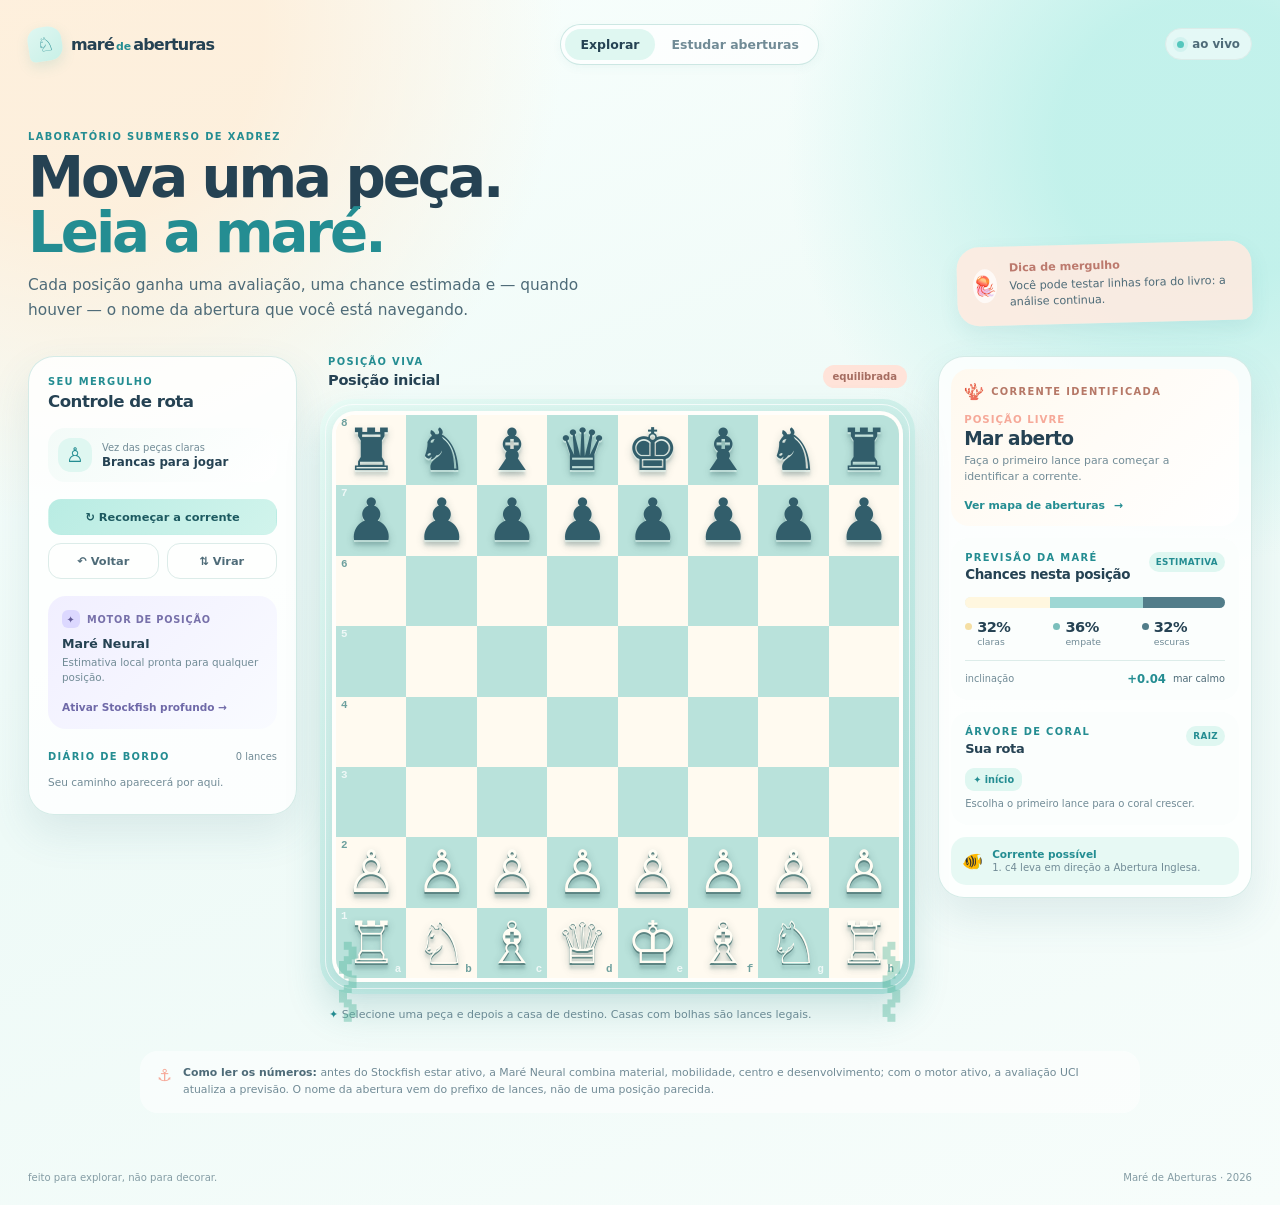
<file: index.html>
<!doctype html>
<html lang="pt-BR">
  <head>
    <meta charset="UTF-8" />
    <meta name="viewport" content="width=device-width, initial-scale=1.0" />
    <meta name="theme-color" content="#f8fcfb" />
    <meta
      name="description"
      content="Maré de Aberturas — explore posições, aberturas e probabilidades de xadrez."
    />
    <title>Maré de Aberturas · laboratório de xadrez</title>
    <link rel="stylesheet" href="assets/css/theme.css" />
  </head>
  <body>
    <div class="ocean-glow glow-one" aria-hidden="true"></div>
    <div class="ocean-glow glow-two" aria-hidden="true"></div>
    <div class="bubble bubble-a" aria-hidden="true"></div>
    <div class="bubble bubble-b" aria-hidden="true"></div>
    <div class="bubble bubble-c" aria-hidden="true"></div>

    <header class="site-header shell">
      <a class="brand" href="index.html" aria-label="Maré de Aberturas, página inicial">
        <span class="brand-mark" aria-hidden="true">♘</span>
        <span>maré<span>de</span>aberturas</span>
      </a>
      <nav class="main-nav" aria-label="Navegação principal">
        <a class="is-active" href="index.html">Explorar</a>
        <a href="estudos.html">Estudar aberturas</a>
      </nav>
      <div class="header-chip"><span class="pulse-dot"></span> ao vivo</div>
    </header>

    <main class="shell app-page">
      <section class="intro-row" aria-labelledby="page-title">
        <div>
          <p class="eyebrow">laboratório submerso de xadrez</p>
          <h1 id="page-title">Mova uma peça.<br /><em>Leia a maré.</em></h1>
          <p class="intro-copy">
            Cada posição ganha uma avaliação, uma chance estimada e — quando houver — o nome da abertura que você está navegando.
          </p>
        </div>
        <div class="jelly-note">
          <span aria-hidden="true">🪼</span>
          <p><strong>Dica de mergulho</strong>Você pode testar linhas fora do livro: a análise continua.</p>
        </div>
      </section>

      <section class="playground" aria-label="Tabuleiro e análise em tempo real">
        <aside class="left-rail glass-panel">
          <div class="rail-heading">
            <span class="section-kicker">seu mergulho</span>
            <h2>Controle de rota</h2>
          </div>

          <div class="turn-card">
            <div class="turn-orb" id="turn-orb">♙</div>
            <div>
              <span id="turn-label">Vez das peças claras</span>
              <strong id="turn-detail">Brancas para jogar</strong>
            </div>
          </div>

          <div class="control-stack" aria-label="Controles do tabuleiro">
            <button class="soft-button primary-button" id="new-game-button" type="button">
              <span aria-hidden="true">↻</span> Recomeçar a corrente
            </button>
            <div class="two-buttons">
              <button class="soft-button" id="undo-button" type="button"><span aria-hidden="true">↶</span> Voltar</button>
              <button class="soft-button" id="flip-button" type="button"><span aria-hidden="true">⇅</span> Virar</button>
            </div>
          </div>

          <div class="engine-card">
            <div class="engine-topline">
              <span class="engine-icon" aria-hidden="true">✦</span>
              <span>motor de posição</span>
            </div>
            <strong id="engine-name">Maré Neural</strong>
            <p id="engine-message">Estimativa local pronta para qualquer posição.</p>
            <button class="text-button" id="engine-button" type="button">Ativar Stockfish profundo <span>→</span></button>
          </div>

          <div class="moves-log-wrap">
            <div class="mini-title-row">
              <span class="section-kicker">diário de bordo</span>
              <span id="move-count">0 lances</span>
            </div>
            <ol class="moves-log" id="moves-log" aria-live="polite">
              <li class="empty-log">Seu caminho aparecerá por aqui.</li>
            </ol>
          </div>
        </aside>

        <section class="board-column" aria-label="Tabuleiro de xadrez">
          <div class="board-topline">
            <div><span class="section-kicker">posição viva</span><strong id="position-label">Posição inicial</strong></div>
            <span class="position-badge" id="position-badge">equilibrada</span>
          </div>
          <div class="board-frame">
            <div class="board-shell" id="board" role="grid" aria-label="Tabuleiro de xadrez interativo"></div>
            <div class="seaweed seaweed-left" aria-hidden="true">〰</div>
            <div class="seaweed seaweed-right" aria-hidden="true">〰</div>
          </div>
          <p class="board-hint"><span>✦</span> Selecione uma peça e depois a casa de destino. Casas com bolhas são lances legais.</p>
        </section>

        <aside class="analysis-rail glass-panel">
          <div class="opening-card" id="opening-card">
            <div class="opening-card-top">
              <span class="coral-icon" aria-hidden="true">🪸</span>
              <span class="section-kicker">corrente identificada</span>
            </div>
            <p class="opening-eco" id="opening-eco">posição livre</p>
            <h2 id="opening-name">Mar aberto</h2>
            <p id="opening-description">Ainda não há uma abertura catalogada nesta rota.</p>
            <a class="study-link" id="opening-link" href="estudos.html">Ver mapa de aberturas <span>→</span></a>
          </div>

          <section class="odds-card" aria-labelledby="odds-title">
            <div class="card-title-row">
              <div>
                <span class="section-kicker">previsão da maré</span>
                <h2 id="odds-title">Chances nesta posição</h2>
              </div>
              <span class="live-pill" id="analysis-source">estimativa</span>
            </div>
            <div class="probability-track" aria-label="Probabilidade de resultado">
              <span class="prob-white" id="prob-white-bar"></span>
              <span class="prob-draw" id="prob-draw-bar"></span>
              <span class="prob-black" id="prob-black-bar"></span>
            </div>
            <div class="probability-values">
              <div><span class="piece-dot white-dot"></span><strong id="white-probability">33%</strong><small>claras</small></div>
              <div><span class="piece-dot draw-dot"></span><strong id="draw-probability">34%</strong><small>empate</small></div>
              <div><span class="piece-dot black-dot"></span><strong id="black-probability">33%</strong><small>escuras</small></div>
            </div>
            <div class="evaluation-line"><span>inclinação</span><strong id="evaluation-score">0.00</strong><span id="evaluation-caption">mar calmo</span></div>
          </section>

          <section class="route-card" aria-labelledby="route-title">
            <div class="card-title-row compact">
              <div>
                <span class="section-kicker">árvore de coral</span>
                <h2 id="route-title">Sua rota</h2>
              </div>
              <span class="route-count" id="route-count">raiz</span>
            </div>
            <div class="route-tree" id="route-tree" aria-live="polite">
              <div class="route-root"><span>✦</span> início</div>
              <p>Escolha o primeiro lance para o coral crescer.</p>
            </div>
          </section>

          <div class="next-current" id="next-current">
            <span aria-hidden="true">🐠</span>
            <p><strong>Próxima corrente</strong><span>Comece com e4, d4, c4 ou Cf3 para entrar no mapa.</span></p>
          </div>
        </aside>
      </section>

      <section class="method-note">
        <span aria-hidden="true">⚓</span>
        <p><strong>Como ler os números:</strong> antes do Stockfish estar ativo, a Maré Neural combina material, mobilidade, centro e desenvolvimento; com o motor ativo, a avaliação UCI atualiza a previsão. O nome da abertura vem do prefixo de lances, não de uma posição parecida.</p>
      </section>
    </main>

    <footer class="site-footer shell">
      <span>feito para explorar, não para decorar.</span>
      <span>Maré de Aberturas · 2026</span>
    </footer>

    <script type="module" src="assets/js/app.js"></script>
  </body>
</html>
</file>
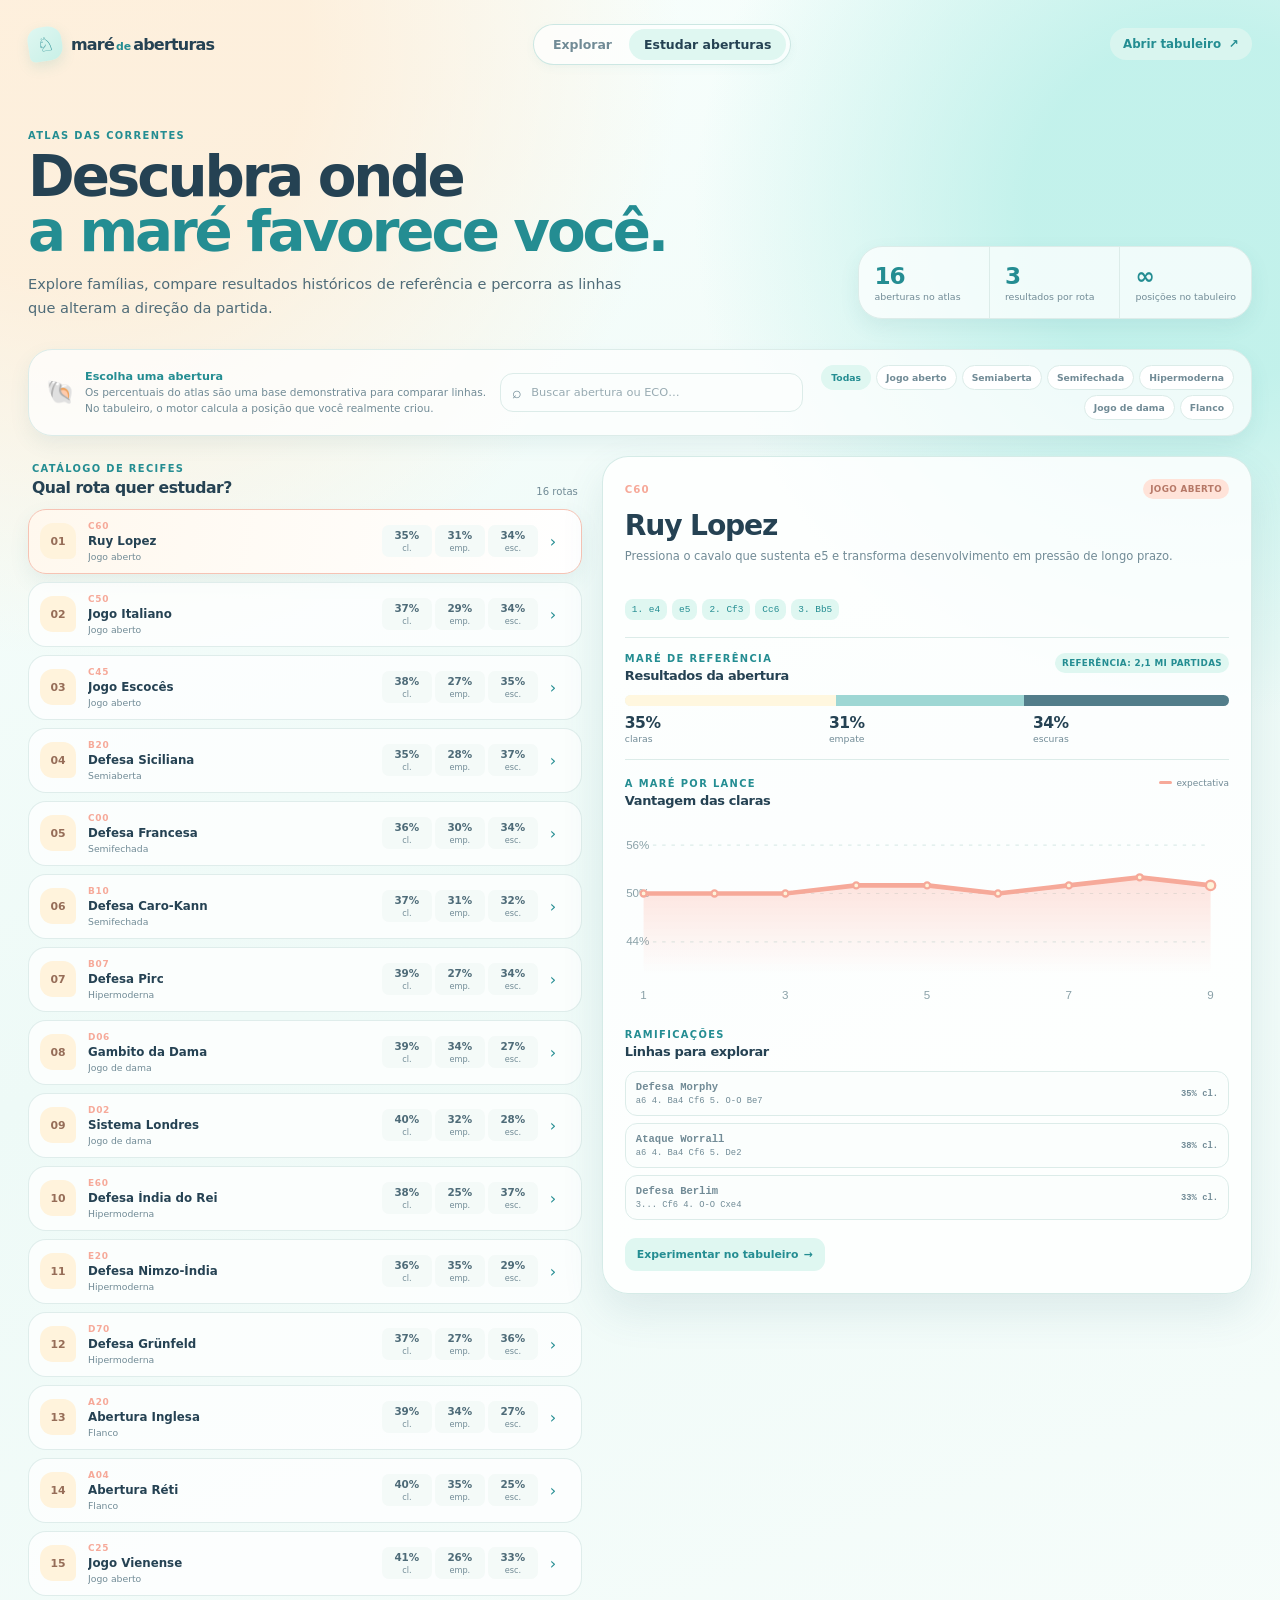
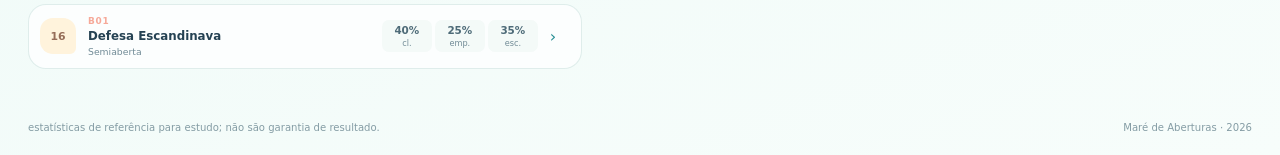
<file: estudos.html>
<!doctype html>
<html lang="pt-BR">
  <head>
    <meta charset="UTF-8" />
    <meta name="viewport" content="width=device-width, initial-scale=1.0" />
    <meta name="theme-color" content="#f8fcfb" />
    <meta name="description" content="Estude as correntes, linhas e probabilidades das aberturas de xadrez." />
    <title>Estudar aberturas · Maré de Aberturas</title>
    <link rel="stylesheet" href="assets/css/theme.css" />
  </head>
  <body class="study-page">
    <div class="ocean-glow glow-one" aria-hidden="true"></div>
    <div class="ocean-glow glow-two" aria-hidden="true"></div>
    <div class="bubble bubble-a" aria-hidden="true"></div>
    <div class="bubble bubble-d" aria-hidden="true"></div>

    <header class="site-header shell">
      <a class="brand" href="index.html" aria-label="Maré de Aberturas, página inicial">
        <span class="brand-mark" aria-hidden="true">♘</span>
        <span>maré<span>de</span>aberturas</span>
      </a>
      <nav class="main-nav" aria-label="Navegação principal">
        <a href="index.html">Explorar</a>
        <a class="is-active" href="estudos.html">Estudar aberturas</a>
      </nav>
      <a class="header-cta" href="index.html">Abrir tabuleiro <span>↗</span></a>
    </header>

    <main class="shell study-layout">
      <section class="study-hero" aria-labelledby="study-title">
        <div>
          <p class="eyebrow">atlas das correntes</p>
          <h1 id="study-title">Descubra onde<br /><em>a maré favorece você.</em></h1>
          <p>Explore famílias, compare resultados históricos de referência e percorra as linhas que alteram a direção da partida.</p>
        </div>
        <div class="hero-stat-group" aria-label="Resumo do atlas">
          <div><strong id="opening-total">16</strong><span>aberturas no atlas</span></div>
          <div><strong>3</strong><span>resultados por rota</span></div>
          <div><strong>∞</strong><span>posições no tabuleiro</span></div>
        </div>
      </section>

      <section class="atlas-guide">
        <div class="guide-copy"><span aria-hidden="true">🐚</span><p><strong>Escolha uma abertura</strong>Os percentuais do atlas são uma base demonstrativa para comparar linhas. No tabuleiro, o motor calcula a posição que você realmente criou.</p></div>
        <label class="search-shell"><span aria-hidden="true">⌕</span><input id="opening-search" type="search" placeholder="Buscar abertura ou ECO…" autocomplete="off" /></label>
        <div class="filter-pills" id="family-filters" aria-label="Filtrar famílias de abertura"></div>
      </section>

      <section class="atlas-content" aria-label="Catálogo e detalhes de aberturas">
        <div class="opening-list-wrap">
          <div class="list-heading"><div><span class="section-kicker">catálogo de recifes</span><h2>Qual rota quer estudar?</h2></div><span id="result-count">16 rotas</span></div>
          <div class="opening-list" id="opening-list"></div>
        </div>

        <aside class="study-detail glass-panel" id="study-detail" aria-live="polite">
          <div class="detail-topline"><span class="opening-eco" id="detail-eco">C60</span><span class="detail-family" id="detail-family">Jogo aberto</span></div>
          <h2 id="detail-name">Ruy Lopez</h2>
          <p class="detail-description" id="detail-description"></p>
          <div class="detail-moves" id="detail-moves"></div>

          <section class="detail-probabilities" aria-labelledby="detail-probs-title">
            <div class="card-title-row compact"><div><span class="section-kicker">maré de referência</span><h3 id="detail-probs-title">Resultados da abertura</h3></div><span class="sample-count" id="sample-count"></span></div>
            <div class="probability-track detail-track"><span class="prob-white" id="detail-white-bar"></span><span class="prob-draw" id="detail-draw-bar"></span><span class="prob-black" id="detail-black-bar"></span></div>
            <div class="probability-values compact-values"><div><strong id="detail-white">0%</strong><small>claras</small></div><div><strong id="detail-draw">0%</strong><small>empate</small></div><div><strong id="detail-black">0%</strong><small>escuras</small></div></div>
          </section>

          <section class="line-chart-block" aria-labelledby="chart-title">
            <div class="card-title-row compact"><div><span class="section-kicker">a maré por lance</span><h3 id="chart-title">Vantagem das claras</h3></div><span class="chart-legend"><i></i> expectativa</span></div>
            <svg id="probability-chart" viewBox="0 0 520 170" role="img" aria-label="Gráfico da probabilidade de vitória das claras ao longo dos lances"></svg>
          </section>

          <section class="variation-section" aria-labelledby="variation-title">
            <div class="card-title-row compact"><div><span class="section-kicker">ramificações</span><h3 id="variation-title">Linhas para explorar</h3></div></div>
            <div class="variation-list" id="variation-list"></div>
          </section>
          <a class="detail-board-link" id="detail-board-link" href="index.html">Experimentar no tabuleiro <span>→</span></a>
        </aside>
      </section>
    </main>

    <footer class="site-footer shell"><span>estatísticas de referência para estudo; não são garantia de resultado.</span><span>Maré de Aberturas · 2026</span></footer>
    <script type="module" src="assets/js/study.js"></script>
  </body>
</html>
</file>
<file: assets/css/theme.css>
:root {
  --ink: #254253;
  --ink-soft: #4e6b78;
  --muted: #718b96;
  --mist: #f8fcfb;
  --white: #ffffff;
  --foam: #dff7f1;
  --aqua: #55c7bd;
  --aqua-deep: #248d92;
  --aqua-soft: #b9ece3;
  --coral: #f6a999;
  --coral-soft: #ffe3d9;
  --lavender: #dcd8ff;
  --sand: #fff3dc;
  --line: #dcece9;
  --line-strong: #c5e2dd;
  --panel: rgba(255, 255, 255, .82);
  --shadow: 0 18px 42px rgba(55, 119, 128, .12);
  --small-shadow: 0 8px 20px rgba(55, 119, 128, .09);
  color: var(--ink);
  font-family: "Avenir Next", "Nunito Sans", "Segoe UI", ui-rounded, system-ui, sans-serif;
  background: var(--mist);
}

* { box-sizing: border-box; }
html { min-width: 320px; background: var(--mist); }
body {
  position: relative;
  min-width: 320px;
  min-height: 100vh;
  margin: 0;
  overflow-x: hidden;
  color: var(--ink);
  background:
    radial-gradient(circle at 6% 3%, rgba(255, 235, 211, .76) 0 11%, transparent 29%),
    radial-gradient(circle at 94% 12%, rgba(184, 239, 232, .82) 0 9%, transparent 26%),
    linear-gradient(160deg, #f9fffd 0%, #eefaf7 50%, #f7fdfb 100%);
}
body::before {
  position: fixed;
  z-index: -2;
  inset: auto -10vw -22vh;
  height: 44vh;
  content: "";
  border-radius: 50% 50% 0 0 / 20% 20% 0 0;
  opacity: .7;
  background: linear-gradient(180deg, rgba(199, 241, 234, .14), rgba(130, 215, 207, .28));
  filter: blur(1px);
}
body::after {
  position: fixed;
  z-index: -3;
  inset: 0;
  content: "";
  pointer-events: none;
  background-image: radial-gradient(rgba(69, 169, 164, .08) .75px, transparent .8px);
  background-size: 17px 17px;
  mask-image: linear-gradient(to bottom, black, transparent 78%);
}

a { color: inherit; text-decoration: none; }
button, input { font: inherit; }
button { cursor: pointer; }
button:disabled { cursor: wait; opacity: .72; }
.shell { width: min(1410px, calc(100% - 56px)); margin-inline: auto; }

.ocean-glow { position: fixed; z-index: -1; border-radius: 50%; pointer-events: none; filter: blur(2px); }
.glow-one { width: 330px; height: 330px; top: 19%; right: -116px; opacity: .28; background: #b8eee8; }
.glow-two { width: 280px; height: 280px; bottom: -110px; left: -90px; opacity: .35; background: #ffe1d5; }
.bubble { position: fixed; z-index: -1; border: 1px solid rgba(94, 189, 182, .25); border-radius: 50%; opacity: .65; pointer-events: none; box-shadow: inset -5px -5px 12px rgba(98, 202, 192, .08); }
.bubble-a { width: 22px; height: 22px; top: 25%; left: 5%; animation: float 8s ease-in-out infinite; }
.bubble-b { width: 13px; height: 13px; top: 48%; right: 4%; animation: float 9s 1s ease-in-out infinite; }
.bubble-c { width: 35px; height: 35px; top: 78%; right: 17%; animation: float 11s .5s ease-in-out infinite; }
.bubble-d { width: 20px; height: 20px; top: 35%; right: 7%; animation: float 8s .5s ease-in-out infinite; }
@keyframes float { 50% { transform: translateY(-17px) translateX(6px); } }

.site-header {
  display: flex;
  align-items: center;
  justify-content: space-between;
  min-height: 88px;
  gap: 20px;
}
.brand { display: inline-flex; align-items: center; gap: 9px; color: var(--ink); font-size: 1rem; font-weight: 850; letter-spacing: -.8px; }
.brand > span:last-child { display: flex; align-items: baseline; gap: 2px; }
.brand > span:last-child > span { color: var(--aqua-deep); font-size: .68em; font-weight: 750; letter-spacing: 0; }
.brand-mark { display: grid; width: 34px; height: 34px; place-items: center; border-radius: 13px 13px 13px 6px; color: var(--aqua-deep); font-size: 1.2rem; background: linear-gradient(145deg, var(--foam), #c8f0e7); box-shadow: 0 5px 13px rgba(58, 169, 159, .15); transform: rotate(-9deg); }
.main-nav { display: flex; gap: 2px; padding: 4px; border: 1px solid rgba(196, 227, 222, .85); border-radius: 999px; background: rgba(255, 255, 255, .65); box-shadow: 0 3px 10px rgba(64, 140, 145, .05); }
.main-nav a { padding: 8px 15px; border-radius: 999px; color: var(--muted); font-size: .78rem; font-weight: 750; transition: color .18s ease, background .18s ease, transform .18s ease; }
.main-nav a:hover { color: var(--aqua-deep); transform: translateY(-1px); }
.main-nav .is-active { color: var(--ink); background: var(--foam); }
.header-chip, .header-cta { display: inline-flex; align-items: center; gap: 8px; color: var(--ink-soft); font-size: .74rem; font-weight: 750; }
.header-chip { padding: 8px 11px; border: 1px solid var(--line); border-radius: 999px; background: rgba(255, 255, 255, .56); }
.header-cta { padding: 9px 13px; border-radius: 999px; color: var(--aqua-deep); background: rgba(223, 247, 241, .8); transition: transform .18s ease, background .18s ease; }
.header-cta:hover { background: var(--aqua-soft); transform: translateY(-1px); }
.pulse-dot { width: 7px; height: 7px; border-radius: 50%; background: var(--aqua); box-shadow: 0 0 0 4px rgba(85, 199, 189, .13); }

.app-page { padding: 35px 0 37px; }
.intro-row { display: flex; align-items: end; justify-content: space-between; gap: 38px; margin: 8px 0 33px; }
.eyebrow, .section-kicker { display: block; margin: 0; color: var(--aqua-deep); font-size: .62rem; font-weight: 850; letter-spacing: 1.35px; text-transform: uppercase; }
h1, h2, h3, p { margin-top: 0; }
h1 { max-width: 680px; margin: 8px 0 13px; color: var(--ink); font-size: clamp(2.55rem, 4.4vw, 4.45rem); font-weight: 770; letter-spacing: -3.1px; line-height: .98; }
h1 em { color: var(--aqua-deep); font-style: normal; }
.intro-copy { max-width: 605px; margin-bottom: 0; color: var(--ink-soft); font-size: .96rem; line-height: 1.62; }
.jelly-note { display: flex; flex: 0 1 295px; align-items: center; gap: 12px; padding: 14px 16px; border-radius: 22px 22px 10px 22px; color: var(--ink-soft); background: rgba(255, 235, 225, .88); box-shadow: var(--small-shadow); transform: rotate(-1.5deg); }
.jelly-note > span { display: grid; width: 34px; height: 34px; place-items: center; border-radius: 50%; background: rgba(255, 255, 255, .7); font-size: 1.2rem; }
.jelly-note p { margin: 0; font-size: .7rem; line-height: 1.45; }
.jelly-note strong { display: block; margin-bottom: 2px; color: #bc796d; font-size: .7rem; }

.playground { display: grid; grid-template-columns: minmax(210px, .66fr) minmax(430px, 1.46fr) minmax(245px, .77fr); gap: 23px; align-items: start; }
.glass-panel { border: 1px solid rgba(212, 235, 230, .96); border-radius: 26px; background: var(--panel); box-shadow: var(--shadow); }
.left-rail { padding: 19px; }
.rail-heading h2 { margin: 5px 0 0; font-size: 1.04rem; letter-spacing: -.5px; }
.turn-card { display: flex; align-items: center; gap: 10px; margin-top: 17px; padding: 10px; border-radius: 17px; background: linear-gradient(135deg, #f3fbf8, #fff); }
.turn-orb { display: grid; width: 34px; height: 34px; flex: 0 0 auto; place-items: center; border-radius: 13px; color: var(--aqua-deep); background: var(--foam); font-size: 1.25rem; }
.turn-card span { display: block; color: var(--muted); font-size: .62rem; }
.turn-card strong { display: block; margin-top: 2px; font-size: .74rem; }
.control-stack { margin-block: 17px; }
.soft-button { width: 100%; padding: 10px; border: 1px solid var(--line); border-radius: 13px; color: var(--ink-soft); font-size: .71rem; font-weight: 800; background: rgba(255, 255, 255, .72); transition: transform .18s ease, box-shadow .18s ease, background .18s ease; }
.soft-button:hover { background: #fff; box-shadow: 0 8px 16px rgba(73, 147, 148, .1); transform: translateY(-1px); }
.primary-button { border-color: transparent; color: #1c5960; background: linear-gradient(135deg, var(--aqua-soft), #d1f4ec); }
.primary-button:hover { background: linear-gradient(135deg, #aee9df, #c8f2e9); }
.two-buttons { display: grid; grid-template-columns: 1fr 1fr; gap: 8px; margin-top: 8px; }
.engine-card { padding: 14px; border-radius: 18px; background: linear-gradient(135deg, #f1efff, #f9fbff); }
.engine-topline { display: flex; align-items: center; gap: 7px; color: #7770aa; font-size: .61rem; font-weight: 850; letter-spacing: .8px; text-transform: uppercase; }
.engine-icon { display: grid; width: 18px; height: 18px; place-items: center; border-radius: 6px; color: #625b98; background: var(--lavender); }
.engine-card strong { display: block; margin-top: 8px; font-size: .79rem; }
.engine-card p { min-height: 33px; margin: 4px 0 8px; color: var(--muted); font-size: .65rem; line-height: 1.45; }
.text-button { padding: 0; border: 0; color: #6f69a8; font-size: .66rem; font-weight: 850; text-align: left; background: transparent; }
.text-button:hover { color: #4e4982; }
.moves-log-wrap { margin-top: 22px; }
.mini-title-row { display: flex; align-items: center; justify-content: space-between; gap: 8px; }
.mini-title-row > span:last-child { color: var(--muted); font-size: .62rem; }
.moves-log { display: grid; gap: 5px; max-height: 230px; margin: 9px 0 0; padding: 0; overflow-y: auto; list-style: none; scrollbar-width: thin; }
.moves-log li { display: grid; grid-template-columns: 24px 1fr 1fr; gap: 5px; align-items: center; padding: 7px; border-radius: 9px; color: var(--ink-soft); font-size: .68rem; background: #f5faf8; }
.moves-log li span:first-child { color: var(--aqua-deep); font-size: .61rem; }
.moves-log .empty-log { display: block; padding: 4px 0; color: var(--muted); font-size: .66rem; line-height: 1.5; background: none; }

.board-column { min-width: 0; }
.board-topline { display: flex; align-items: end; justify-content: space-between; margin: 0 8px 11px; }
.board-topline .section-kicker { margin-bottom: 4px; }
.board-topline strong { display: block; font-size: .91rem; letter-spacing: -.3px; }
.position-badge { padding: 6px 10px; border-radius: 999px; color: #a66d61; font-size: .63rem; font-weight: 800; background: var(--coral-soft); }
.board-frame { position: relative; padding: 12px; border-radius: 32px; background: linear-gradient(145deg, #e8fbf5, #a9ded8); box-shadow: 0 20px 35px rgba(50, 137, 141, .18); }
.board-frame::before { position: absolute; inset: 5px; z-index: 0; content: ""; border: 1px solid rgba(255, 255, 255, .75); border-radius: 28px; pointer-events: none; }
.board-shell { position: relative; z-index: 1; display: grid; grid-template-columns: repeat(8, 1fr); overflow: hidden; border: 4px solid rgba(255, 255, 255, .8); border-radius: 23px; background: #fff9ec; box-shadow: 0 6px 18px rgba(52, 127, 132, .14); }
.square { position: relative; display: grid; aspect-ratio: 1; min-width: 0; place-items: center; border: 0; color: inherit; font-size: clamp(1.7rem, 4.7vw, 3.65rem); line-height: 1; user-select: none; transition: filter .14s, transform .14s; }
.square.light { background: #fffaf0; }
.square.dark { background: #b9e2db; }
.square:hover { z-index: 2; filter: brightness(1.035) saturate(1.04); }
.square.selected { outline: 4px solid rgba(244, 177, 144, .9); outline-offset: -4px; }
.square.last-move::after { position: absolute; inset: 0; content: ""; background: rgba(255, 218, 145, .3); pointer-events: none; }
.square.legal::before { position: absolute; z-index: 1; width: 20%; height: 20%; content: ""; border-radius: 50%; background: rgba(43, 136, 139, .46); box-shadow: 0 0 0 5px rgba(255, 255, 255, .36); pointer-events: none; }
.square.legal.has-piece::before { width: 76%; height: 76%; border: 3px solid rgba(45, 139, 140, .6); background: transparent; box-shadow: none; }
.square:focus-visible { z-index: 3; outline: 3px solid #f19d89; outline-offset: -3px; }
.piece { position: relative; z-index: 1; filter: drop-shadow(0 4px 1px rgba(41, 86, 90, .18)); transition: transform .14s ease; }
.square:hover .piece { transform: translateY(-2px) scale(1.03); }
.piece.white { color: #fffdf4; text-shadow: 0 2px 0 #5c8583, 0 4px 8px rgba(25, 67, 72, .31); }
.piece.black { color: #325e6b; text-shadow: 0 2px 0 rgba(237, 255, 250, .52), 0 4px 8px rgba(25, 67, 72, .24); }
.coord-file, .coord-rank { position: absolute; z-index: 2; color: rgba(52, 125, 126, .72); font-family: ui-monospace, "Cascadia Code", monospace; font-size: clamp(.52rem, 1vw, .68rem); font-weight: 800; pointer-events: none; }
.coord-file { right: 5px; bottom: 3px; }
.coord-rank { top: 3px; left: 5px; }
.dark .coord-file, .dark .coord-rank { color: rgba(255, 255, 255, .76); }
.seaweed { position: absolute; z-index: 2; bottom: -33px; color: rgba(84, 184, 158, .42); font-family: Georgia, serif; font-size: 4.8rem; font-weight: 900; transform: rotate(90deg); }
.seaweed-left { left: -19px; }
.seaweed-right { right: -19px; transform: rotate(-90deg) scaleX(-1); }
.board-hint { margin: 13px 9px 0; color: var(--muted); font-size: .69rem; line-height: 1.45; }
.board-hint span { color: var(--aqua-deep); }

.analysis-rail { display: grid; gap: 12px; padding: 12px; }
.opening-card { padding: 13px; border-radius: 18px; background: linear-gradient(135deg, #fff9ef, #fff); }
.opening-card-top { display: flex; align-items: center; gap: 7px; }
.opening-card-top .section-kicker { margin: 0; color: #b67867; }
.coral-icon { font-size: 1rem; }
.opening-eco { margin: 12px 0 3px; color: var(--coral); font-size: .64rem; font-weight: 850; letter-spacing: 1px; text-transform: uppercase; }
.opening-card h2 { margin-bottom: 4px; font-size: 1.16rem; letter-spacing: -.65px; }
.opening-card p:not(.opening-eco) { margin-bottom: 9px; color: var(--muted); font-size: .68rem; line-height: 1.45; }
.study-link, .detail-board-link { color: var(--aqua-deep); font-size: .68rem; font-weight: 850; }
.study-link span, .detail-board-link span { display: inline-block; margin-left: 5px; transition: transform .16s; }
.study-link:hover span, .detail-board-link:hover span { transform: translateX(3px); }
.odds-card, .route-card { padding: 14px; border-radius: 18px; background: #fbfefd; }
.card-title-row { display: flex; align-items: start; justify-content: space-between; gap: 10px; }
.card-title-row .section-kicker { margin-bottom: 4px; }
.card-title-row h2, .card-title-row h3 { margin: 0; font-size: .84rem; letter-spacing: -.35px; }
.card-title-row.compact h2, .card-title-row.compact h3 { font-size: .81rem; }
.live-pill, .route-count, .sample-count, .detail-family { padding: 5px 7px; border-radius: 999px; color: var(--aqua-deep); font-size: .55rem; font-weight: 850; letter-spacing: .35px; text-transform: uppercase; background: var(--foam); }
.probability-track { display: flex; height: 11px; margin: 15px 0 10px; overflow: hidden; border-radius: 999px; background: #e3efee; }
.probability-track span { display: block; height: 100%; transition: width .45s cubic-bezier(.2, .85, .35, 1); }
.prob-white { width: 33.33%; background: #fff7df; }
.prob-draw { width: 33.33%; background: #9ed7d4; }
.prob-black { width: 33.33%; background: #527d8a; }
.probability-values { display: grid; grid-template-columns: repeat(3, 1fr); gap: 5px; }
.probability-values > div { position: relative; display: grid; gap: 1px; padding-left: 12px; }
.probability-values strong { font-size: .91rem; letter-spacing: -.5px; }
.probability-values small { color: var(--muted); font-size: .58rem; }
.piece-dot { position: absolute; top: 5px; left: 0; width: 7px; height: 7px; border-radius: 50%; }
.white-dot { background: #f5dfa4; }.draw-dot { background: #7bbfbc; }.black-dot { background: #527d8a; }
.evaluation-line { display: flex; align-items: center; gap: 7px; margin-top: 13px; padding-top: 11px; border-top: 1px solid var(--line); color: var(--muted); font-size: .61rem; }
.evaluation-line strong { margin-left: auto; color: var(--aqua-deep); font-size: .73rem; }
.evaluation-line span:last-child { max-width: 82px; color: var(--ink-soft); text-align: right; }
.route-tree { display: flex; flex-wrap: wrap; gap: 6px; align-items: center; min-height: 42px; margin-top: 12px; }
.route-root, .route-node { padding: 6px 8px; border-radius: 9px; font-size: .61rem; font-weight: 800; }
.route-root { color: var(--aqua-deep); background: var(--foam); }
.route-node { color: var(--ink-soft); background: #f1f8f6; }
.route-node::before { margin-right: 6px; color: var(--aqua); content: "↘"; }
.route-tree p { width: 100%; margin: 0; color: var(--muted); font-size: .63rem; line-height: 1.4; }
.next-current { display: flex; gap: 9px; align-items: center; padding: 10px 11px; border-radius: 15px; color: var(--ink-soft); background: rgba(223, 247, 241, .72); }
.next-current > span { font-size: 1.05rem; }.next-current p { margin: 0; font-size: .63rem; line-height: 1.35; }.next-current strong, .next-current span span { display: block; }.next-current strong { color: var(--aqua-deep); font-size: .66rem; }.next-current span { color: var(--muted); }
.method-note { display: flex; gap: 11px; max-width: 1000px; margin: 28px auto 0; padding: 14px 17px; border-radius: 18px; color: var(--muted); background: rgba(255, 255, 255, .56); }
.method-note > span { color: var(--coral); font-size: 1.05rem; }.method-note p { margin: 0; font-size: .68rem; line-height: 1.55; }.method-note strong { color: var(--ink-soft); }
.site-footer { display: flex; justify-content: space-between; gap: 20px; padding-block: 22px; color: #849ca4; font-size: .63rem; }

/* Atlas */
.study-layout { padding-block: 42px 31px; }
.study-hero { display: flex; align-items: end; justify-content: space-between; gap: 40px; margin-bottom: 30px; }
.study-hero h1 { max-width: 720px; }.study-hero > div > p:last-child { max-width: 600px; margin-bottom: 0; color: var(--ink-soft); font-size: .91rem; line-height: 1.6; }
.hero-stat-group { display: grid; grid-template-columns: repeat(3, 1fr); min-width: 340px; overflow: hidden; border: 1px solid var(--line); border-radius: 24px; background: rgba(255, 255, 255, .75); box-shadow: var(--small-shadow); }.hero-stat-group div { display: grid; gap: 2px; padding: 15px; border-right: 1px solid var(--line); }.hero-stat-group div:last-child { border: 0; }.hero-stat-group strong { color: var(--aqua-deep); font-size: 1.45rem; letter-spacing: -1px; }.hero-stat-group span { color: var(--muted); font-size: .59rem; line-height: 1.25; }
.atlas-guide { display: grid; grid-template-columns: minmax(260px, .95fr) minmax(210px, .65fr) minmax(250px, .9fr); gap: 12px; align-items: center; padding: 15px 17px; border: 1px solid var(--line); border-radius: 24px; background: rgba(255, 255, 255, .73); box-shadow: var(--small-shadow); }.guide-copy { display: flex; gap: 10px; align-items: center; }.guide-copy > span { font-size: 1.45rem; }.guide-copy p { margin: 0; color: var(--muted); font-size: .66rem; line-height: 1.45; }.guide-copy strong { display: block; color: var(--aqua-deep); font-size: .7rem; }.search-shell { display: flex; align-items: center; gap: 7px; height: 39px; padding: 0 11px; border: 1px solid var(--line); border-radius: 13px; color: var(--muted); background: #fbfefd; }.search-shell input { width: 100%; border: 0; outline: 0; color: var(--ink); font-size: .71rem; background: transparent; }.search-shell input::placeholder { color: #98abb2; }.filter-pills { display: flex; flex-wrap: wrap; justify-content: end; gap: 5px; }.filter-pill { padding: 6px 9px; border: 1px solid var(--line); border-radius: 999px; color: var(--muted); font-size: .58rem; font-weight: 800; background: #fff; }.filter-pill:hover, .filter-pill.is-active { border-color: transparent; color: var(--aqua-deep); background: var(--foam); }
.atlas-content { display: grid; grid-template-columns: minmax(380px, .92fr) minmax(440px, 1.08fr); gap: 20px; align-items: start; margin-top: 20px; }.opening-list-wrap { min-width: 0; }.list-heading { display: flex; align-items: end; justify-content: space-between; margin: 7px 4px 12px; }.list-heading .section-kicker { margin-bottom: 4px; }.list-heading h2 { margin: 0; font-size: .98rem; letter-spacing: -.5px; }.list-heading > span { color: var(--muted); font-size: .63rem; }.opening-list { display: grid; gap: 8px; }.opening-item { display: grid; grid-template-columns: 36px minmax(0, 1fr) 156px 20px; gap: 12px; align-items: center; width: 100%; padding: 11px; border: 1px solid rgba(220, 236, 233, .9); border-radius: 18px; color: var(--ink); text-align: left; background: rgba(255, 255, 255, .73); transition: transform .18s ease, box-shadow .18s ease, border-color .18s ease; }.opening-item:hover { border-color: var(--line-strong); box-shadow: var(--small-shadow); transform: translateX(2px); }.opening-item.is-selected { border-color: #f6c3b4; background: linear-gradient(100deg, #fff8ee, #fff); box-shadow: var(--small-shadow); }.opening-medallion { display: grid; width: 36px; height: 36px; place-items: center; border-radius: 13px 13px 6px 13px; color: #966d58; font-size: .68rem; font-weight: 850; background: var(--sand); }.opening-item .item-eco { display: block; margin-bottom: 3px; color: var(--coral); font-size: .56rem; font-weight: 850; letter-spacing: .7px; }.opening-item .item-name { display: block; overflow: hidden; font-size: .74rem; font-weight: 850; text-overflow: ellipsis; white-space: nowrap; }.opening-item .item-family { display: block; overflow: hidden; margin-top: 3px; color: var(--muted); font-size: .58rem; text-overflow: ellipsis; white-space: nowrap; }.item-stats { display: grid; grid-template-columns: repeat(3, 1fr); gap: 3px; }.item-stats span { display: grid; gap: 2px; padding: 4px; border-radius: 7px; color: var(--muted); font-size: .51rem; text-align: center; background: #f4faf8; }.item-stats strong { color: var(--ink-soft); font-size: .65rem; }.item-arrow { color: var(--aqua-deep); font-size: 1rem; }.empty-atlas { padding: 22px; border-radius: 18px; color: var(--muted); font-size: .72rem; text-align: center; background: rgba(255, 255, 255, .7); }
.study-detail { position: sticky; top: 18px; padding: 22px; }.detail-topline { display: flex; justify-content: space-between; align-items: center; }.detail-topline .opening-eco { margin: 0; }.detail-family { color: #b67867; background: var(--coral-soft); }.study-detail > h2 { margin: 10px 0 6px; font-size: 1.76rem; letter-spacing: -1.15px; }.detail-description { min-height: 38px; margin-bottom: 13px; color: var(--muted); font-size: .72rem; line-height: 1.5; }.detail-moves { display: flex; flex-wrap: wrap; gap: 5px; margin-bottom: 17px; }.move-chip { padding: 5px 7px; border-radius: 8px; color: var(--aqua-deep); font-family: ui-monospace, "Cascadia Code", monospace; font-size: .59rem; background: var(--foam); }.detail-probabilities { padding-block: 15px; border-top: 1px solid var(--line); border-bottom: 1px solid var(--line); }.detail-probabilities h3, .line-chart-block h3, .variation-section h3 { font-size: .84rem; }.detail-track { margin-block: 12px 8px; }.compact-values { gap: 8px; }.compact-values > div { padding-left: 0; }.compact-values strong { font-size: .97rem; }.line-chart-block { padding-block: 18px; }.chart-legend { display: inline-flex; align-items: center; gap: 4px; color: var(--muted); font-size: .56rem; }.chart-legend i { width: 13px; height: 3px; border-radius: 3px; background: var(--coral); }.chart-grid-line { stroke: #dcece9; stroke-dasharray: 3 5; }.chart-area { fill: url(#chart-gradient); opacity: .3; }.chart-line { fill: none; stroke: var(--coral); stroke-linecap: round; stroke-linejoin: round; stroke-width: 4; }.chart-dot { fill: #fff3d9; stroke: var(--coral); stroke-width: 2; }.chart-label { fill: #8aa1a8; font-family: "Avenir Next", sans-serif; font-size: 10px; }.variation-section { padding-top: 2px; }.variation-list { display: grid; gap: 7px; margin-top: 12px; }.variation-row { display: grid; grid-template-columns: 1fr auto; gap: 9px; align-items: center; width: 100%; padding: 9px 10px; border: 1px solid var(--line); border-radius: 12px; color: var(--ink); text-align: left; background: #fbfefd; transition: background .15s ease, border-color .15s ease; }.variation-row:hover, .variation-row.is-active { border-color: #f6c3b4; background: #fff9f6; }.variation-row strong { display: block; margin-bottom: 3px; font-size: .66rem; }.variation-row span { color: var(--muted); font-family: ui-monospace, "Cascadia Code", monospace; font-size: .55rem; }.variation-result { color: var(--aqua-deep); font-size: .6rem; font-weight: 850; }.detail-board-link { display: inline-flex; margin-top: 18px; padding: 10px 12px; border-radius: 11px; background: var(--foam); }

@media (max-width: 1150px) { .playground { grid-template-columns: minmax(190px, .68fr) minmax(400px, 1.36fr); }.analysis-rail { grid-column: 1 / -1; grid-template-columns: 1.1fr 1fr 1fr; align-items: start; }.opening-card { height: 100%; }.next-current { display: none; }.atlas-guide { grid-template-columns: 1fr 1fr; }.filter-pills { justify-content: start; grid-column: 1 / -1; }.atlas-content { grid-template-columns: minmax(340px, .86fr) minmax(400px, 1.14fr); } }
@media (max-width: 820px) { .shell { width: min(100% - 28px, 670px); }.site-header { min-height: 72px; }.header-chip { display: none; }.main-nav a { padding: 7px 9px; font-size: .69rem; }.brand { font-size: .94rem; }.intro-row, .study-hero { align-items: start; flex-direction: column; }.intro-row { gap: 18px; }.jelly-note { width: 100%; flex-basis: auto; }.playground { grid-template-columns: 1fr; }.left-rail { display: grid; grid-template-columns: 1fr 1fr; gap: 15px; }.rail-heading, .moves-log-wrap { grid-column: 1 / -1; }.control-stack { margin-block: 0; }.moves-log { max-height: 145px; }.board-column { grid-row: 1; }.analysis-rail { grid-column: auto; grid-template-columns: 1fr 1fr; }.route-card { grid-column: 1 / -1; }.study-hero { gap: 20px; }.hero-stat-group { width: 100%; min-width: 0; }.atlas-content { grid-template-columns: 1fr; }.study-detail { position: static; }.atlas-guide { grid-template-columns: 1fr; }.filter-pills { grid-column: auto; }.opening-list-wrap { order: 2; }.study-detail { order: 1; }.opening-item { grid-template-columns: 34px minmax(0, 1fr) 134px 16px; }.site-footer { margin-top: 20px; } }
@media (max-width: 520px) { .shell { width: min(100% - 22px, 480px); }.site-header { gap: 8px; }.brand-mark { width: 29px; height: 29px; }.brand > span:last-child { font-size: .85rem; }.main-nav { gap: 0; padding: 3px; }.main-nav a { padding: 6px 7px; font-size: .61rem; }.app-page, .study-layout { padding-top: 28px; } h1 { font-size: 2.3rem; letter-spacing: -1.8px; }.left-rail { display: block; }.left-rail > * + * { margin-top: 17px; }.control-stack { margin-block: 17px; }.analysis-rail { grid-template-columns: 1fr; padding: 11px; }.route-card { grid-column: auto; }.board-frame { padding: 8px; border-radius: 23px; }.board-frame::before { border-radius: 19px; }.board-shell { border-width: 2px; border-radius: 15px; }.square { font-size: clamp(1.55rem, 9.6vw, 2.75rem); }.board-topline { margin-inline: 3px; }.seaweed { display: none; }.opening-item { grid-template-columns: 32px minmax(0, 1fr) 16px; gap: 8px; }.opening-item .item-stats { display: none; }.opening-medallion { width: 32px; height: 32px; }.study-detail { padding: 17px; }.site-footer { flex-direction: column; gap: 4px; }.hero-stat-group div { padding: 11px; }.atlas-guide { padding: 13px; }.list-heading h2 { font-size: .9rem; }.detail-description { min-height: auto; } }
@media (prefers-reduced-motion: reduce) { *, *::before, *::after { scroll-behavior: auto !important; animation-duration: .01ms !important; transition-duration: .01ms !important; } }
</file>
